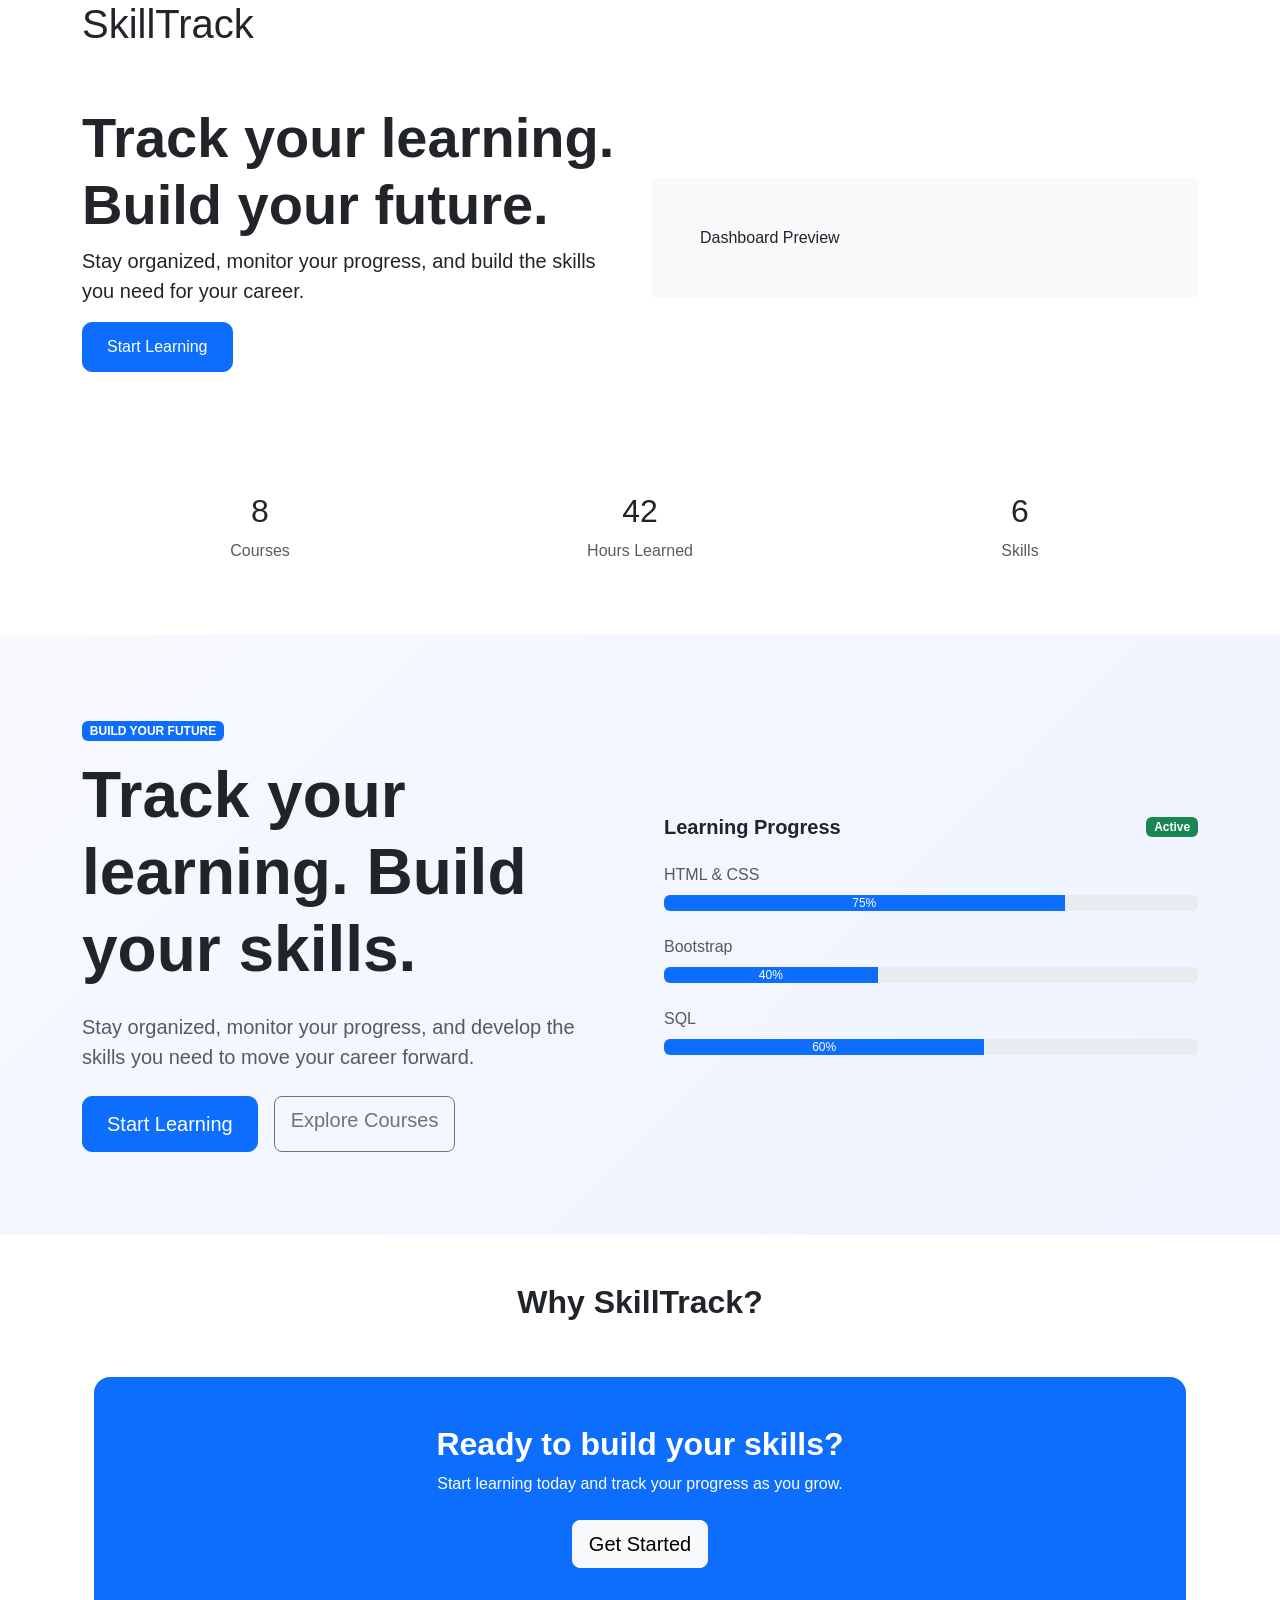
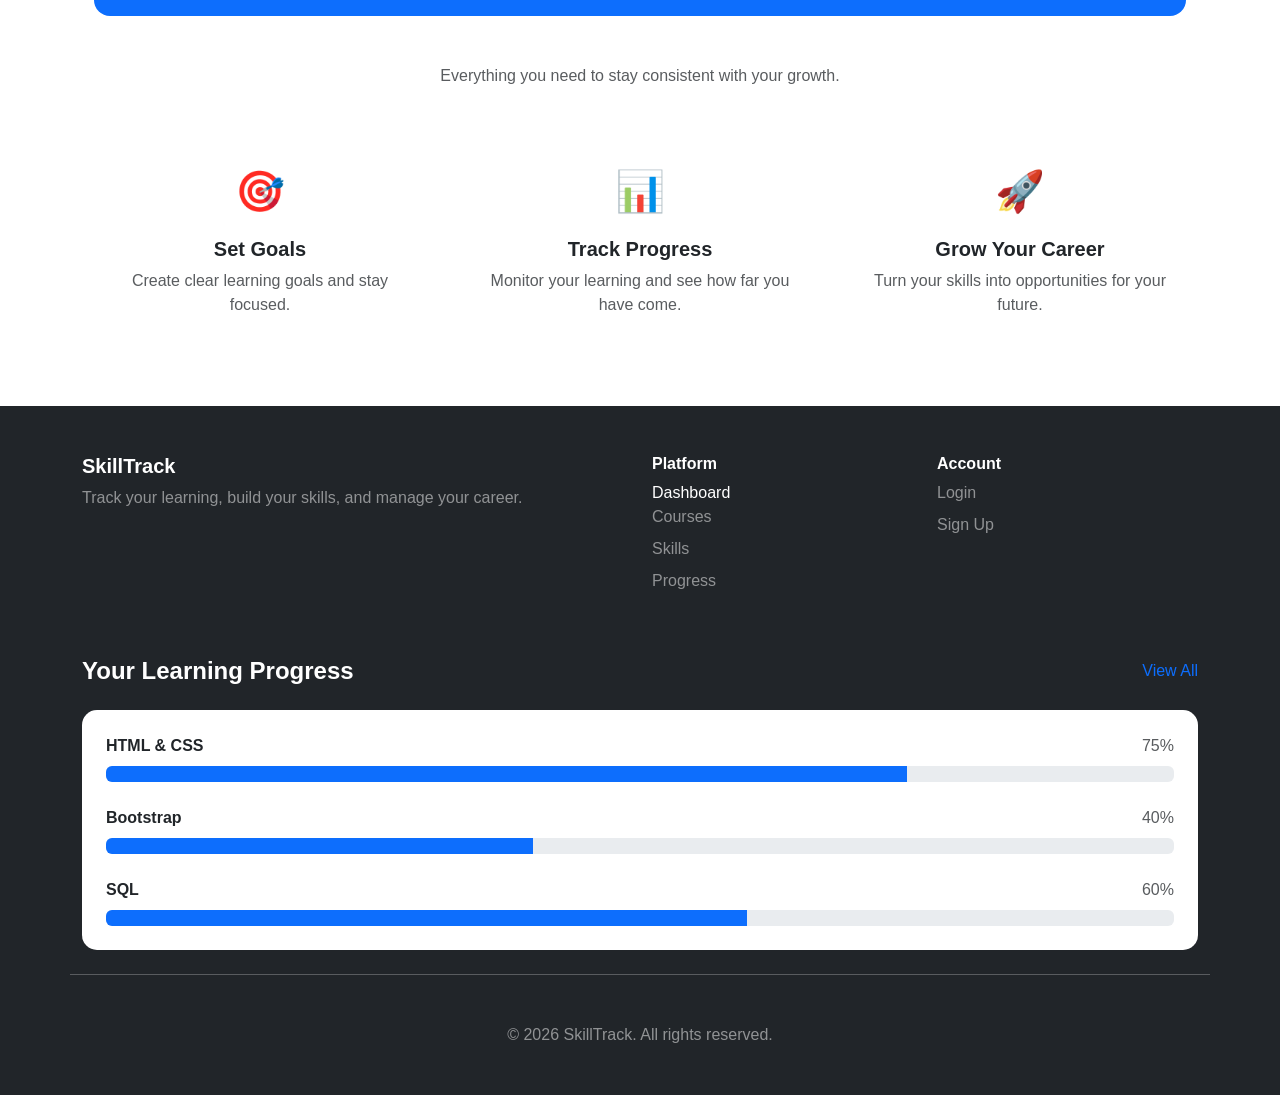
<file: index.html>
<!DOCTYPE html>
<html>
<head>
	<meta charset="utf-8">
	<meta name="viewport" content="width=device-width, initial-scale=1">
	<title>skilltrack</title>
	<link href="https://cdn.jsdelivr.net/npm/bootstrap@5.3.8/dist/css/bootstrap.min.css" rel="stylesheet" integrity="sha384-sRIl4kxILFvY47J16cr9ZwB07vP4J8+LH7qKQnuqkuIAvNWLzeN8tE5YBujZqJLB" crossorigin="anonymous">
    <link rel="stylesheet" type="text/css" href="style.css">
</head>
	 <div class="container">
         <h1>SkillTrack</h1>
    </div>

    <section class="py-5">

    <div class="container">

        <div class="row align-items-center">

            <div class="col-md-6">

                <h1 class="display-4 fw-bold">
                    Track your learning.
                    Build your future.
                </h1>

                <p class="lead">
                    Stay organized, monitor your progress,
                    and build the skills you need for your career.
                </p>

                <button class="btn btn-primary">
                    Start Learning
                </button>

            </div>

            <div class="col-md-6">

                <div class="bg-light p-5 rounded">
                    Dashboard Preview
                </div>

            </div>

        </div>

    </div>

</section>
</head>
<body>
    
	 <main>

        <section>
            <section class="py-5">

    <div class="container">

        <div class="row g-4">

            <div class="col-md-4">

                <div class="card text-center p-4">
                    <h2>8</h2>
                    <p class="text-muted mb-0">Courses</p>
                </div>

            </div>


            <div class="col-md-4">

                <div class="card text-center p-4">
                    <h2>42</h2>
                    <p class="text-muted mb-0">Hours Learned</p>
                </div>

            </div>


            <div class="col-md-4">

                <div class="card text-center p-4">
                    <h2>6</h2>
                    <p class="text-muted mb-0">Skills</p>
                </div>

            </div>

        </div>

    </div>

</section>


        <section>
            <section class="hero py-5">

    <div class="container">

        <div class="row align-items-center g-5">

            <div class="col-lg-6">

                <span class="badge text-bg-primary mb-3">
                    BUILD YOUR FUTURE
                </span>

                <h1 class="display-3 fw-bold">
                    Track your learning.
                    Build your skills.
                </h1>

                <p class="lead text-muted my-4">
                    Stay organized, monitor your progress,
                    and develop the skills you need to move
                    your career forward.
                </p>

                <div class="d-flex gap-3">

                    <a href="#" class="btn btn-primary btn-lg">
                        Start Learning
                    </a>

                    <a href="#" class="btn btn-outline-secondary btn-lg">
                        Explore Courses
                    </a>

                </div>

            </div>


            <div class="col-lg-6">

                <div class="hero-preview">

                    <div class="d-flex justify-content-between align-items-center mb-4">

                        <h2 class="h5 fw-bold mb-0">
                            Learning Progress
                        </h2>

                        <span class="badge text-bg-success">
                            Active
                        </span>

                    </div>


                    <p class="text-muted mb-2">
                        HTML & CSS
                    </p>

                    <div class="progress mb-4">

                        <div 
                            class="progress-bar" 
                            style="width: 75%;">
                            75%
                        </div>

                    </div>


                    <p class="text-muted mb-2">
                        Bootstrap
                    </p>

                    <div class="progress mb-4">

                        <div 
                            class="progress-bar" 
                            style="width: 40%;">
                            40%
                        </div>

                    </div>


                    <p class="text-muted mb-2">
                        SQL
                    </p>

                    <div class="progress">

                        <div 
                            class="progress-bar" 
                            style="width: 60%;">
                            60%
                        </div>

                    </div>

                </div>

            </div>

        </div>

    </div>

</section>

</section>

        </section>

        <section>

        </section>

    </main>
    <section class="py-5">

    <div class="container">

        <div class="text-center mb-5">

            <h2 class="fw-bold">
                Why SkillTrack?
            </h2><section class="py-5">

    <div class="container">

        <div class="text-center bg-primary text-white p-5 rounded-4">

            <h2 class="fw-bold">
                Ready to build your skills?
            </h2>

            <p class="mb-4">
                Start learning today and track your progress as you grow.
            </p>

            <a href="#" class="btn btn-light btn-lg">
                Get Started
            </a>

        </div>

    </div>

</section>

            <p class="text-muted">
                Everything you need to stay consistent with your growth.
            </p>

        </div>


        <div class="row g-4">

            <div class="col-md-6 col-lg-4">

                <div class="card h-100 text-center">

                    <div class="card-body">

                        <div class="fs-1 mb-3">
                            🎯
                        </div>

                        <h3 class="h5 fw-bold">
                            Set Goals
                        </h3>

                        <p class="text-muted">
                            Create clear learning goals and stay focused.
                        </p>

                    </div>

                </div>

            </div>


            <div class="col-md-6 col-lg-4">

                <div class="card h-100 text-center">

                    <div class="card-body">

                        <div class="fs-1 mb-3">
                            📊
                        </div>

                        <h3 class="h5 fw-bold">
                            Track Progress
                        </h3>

                        <p class="text-muted">
                            Monitor your learning and see how far you have come.
                        </p>

                    </div>

                </div>

            </div>


            <div class="col-md-6 col-lg-4">

                <div class="card h-100 text-center">

                    <div class="card-body">

                        <div class="fs-1 mb-3">
                            🚀
                        </div>

                        <h3 class="h5 fw-bold">
                            Grow Your Career
                        </h3>

                        <p class="text-muted">
                            Turn your skills into opportunities for your future.
                        </p>

                    </div>

                </div>

            </div>

        </div>

    </div>

</section>

        <footer class="bg-dark text-white py-5">

    <div class="container">

        <div class="row g-4">

            <div class="col-md-6">

                <h2 class="h5 fw-bold">
                    SkillTrack
                </h2>

                <p class="text-white-50">
                    Track your learning, build your skills,
                    and manage your career.
                </p>

            </div>


            <div class="col-md-3">

                <h3 class="h6 fw-bold">
                    Platform
                </h3>

                <ul class="list-unstyled">
                    <li class="nav-item">
    <a class="nav-link" href="dashboard.html">
        Dashboard
    </a>
</li>

                    <li class="mb-2">
                        <a href="#" class="text-white-50 text-decoration-none">
                            Courses
                        </a>
                    </li>

                    <li class="mb-2">
                        <a href="#" class="text-white-50 text-decoration-none">
                            Skills
                        </a>
                    </li>

                    <li>
                        <a href="#" class="text-white-50 text-decoration-none">
                            Progress
                        </a>
                    </li>

                </ul>


            </div>


            <div class="col-md-3">

                <h3 class="h6 fw-bold">
                    Account
                </h3>

                <ul class="list-unstyled">

                    <li class="mb-2">
                        <a href="login.html" class="text-white-50 text-decoration-none">
                            Login
                        </a>
                    </li>

                    <li>
                        <a href="signup.html" class="text-white-50 text-decoration-none">
                            Sign Up
                        </a>
                    </li>

                </ul>

            </div>
            <div class="mt-5">

    <div class="d-flex justify-content-between align-items-center mb-4">

        <h2 class="h4 fw-bold mb-0">
            Your Learning Progress
        </h2>

        <a href="#" class="text-decoration-none">
            View All
        </a>

    </div>


    <div class="card">

        <div class="card-body p-4">

            <div class="mb-4">

                <div class="d-flex justify-content-between mb-2">

                    <span class="fw-semibold">
                        HTML & CSS
                    </span>

                    <span class="text-muted">
                        75%
                    </span>

                </div>

                <div class="progress">

                    <div 
                        class="progress-bar" 
                        style="width: 75%;">
                    </div>

                </div>

            </div>


            <div class="mb-4">

                <div class="d-flex justify-content-between mb-2">

                    <span class="fw-semibold">
                        Bootstrap
                    </span>

                    <span class="text-muted">
                        40%
                    </span>

                </div>

                <div class="progress">

                    <div 
                        class="progress-bar" 
                        style="width: 40%;">
                    </div>

                </div>

            </div>


            <div>

                <div class="d-flex justify-content-between mb-2">

                    <span class="fw-semibold">
                        SQL
                    </span>

                    <span class="text-muted">
                        60%
                    </span>

                </div>

                <div class="progress">

                    <div 
                        class="progress-bar" 
                        style="width: 60%;">
                    </div>

                </div>

            </div>

        </div>

    </div>

</div>



        <hr class="my-4">


        <p class="text-white-50 mb-0 text-center">
            © 2026 SkillTrack. All rights reserved.
        </p>

    </div>

</footer>



</body>
</html>
</file>
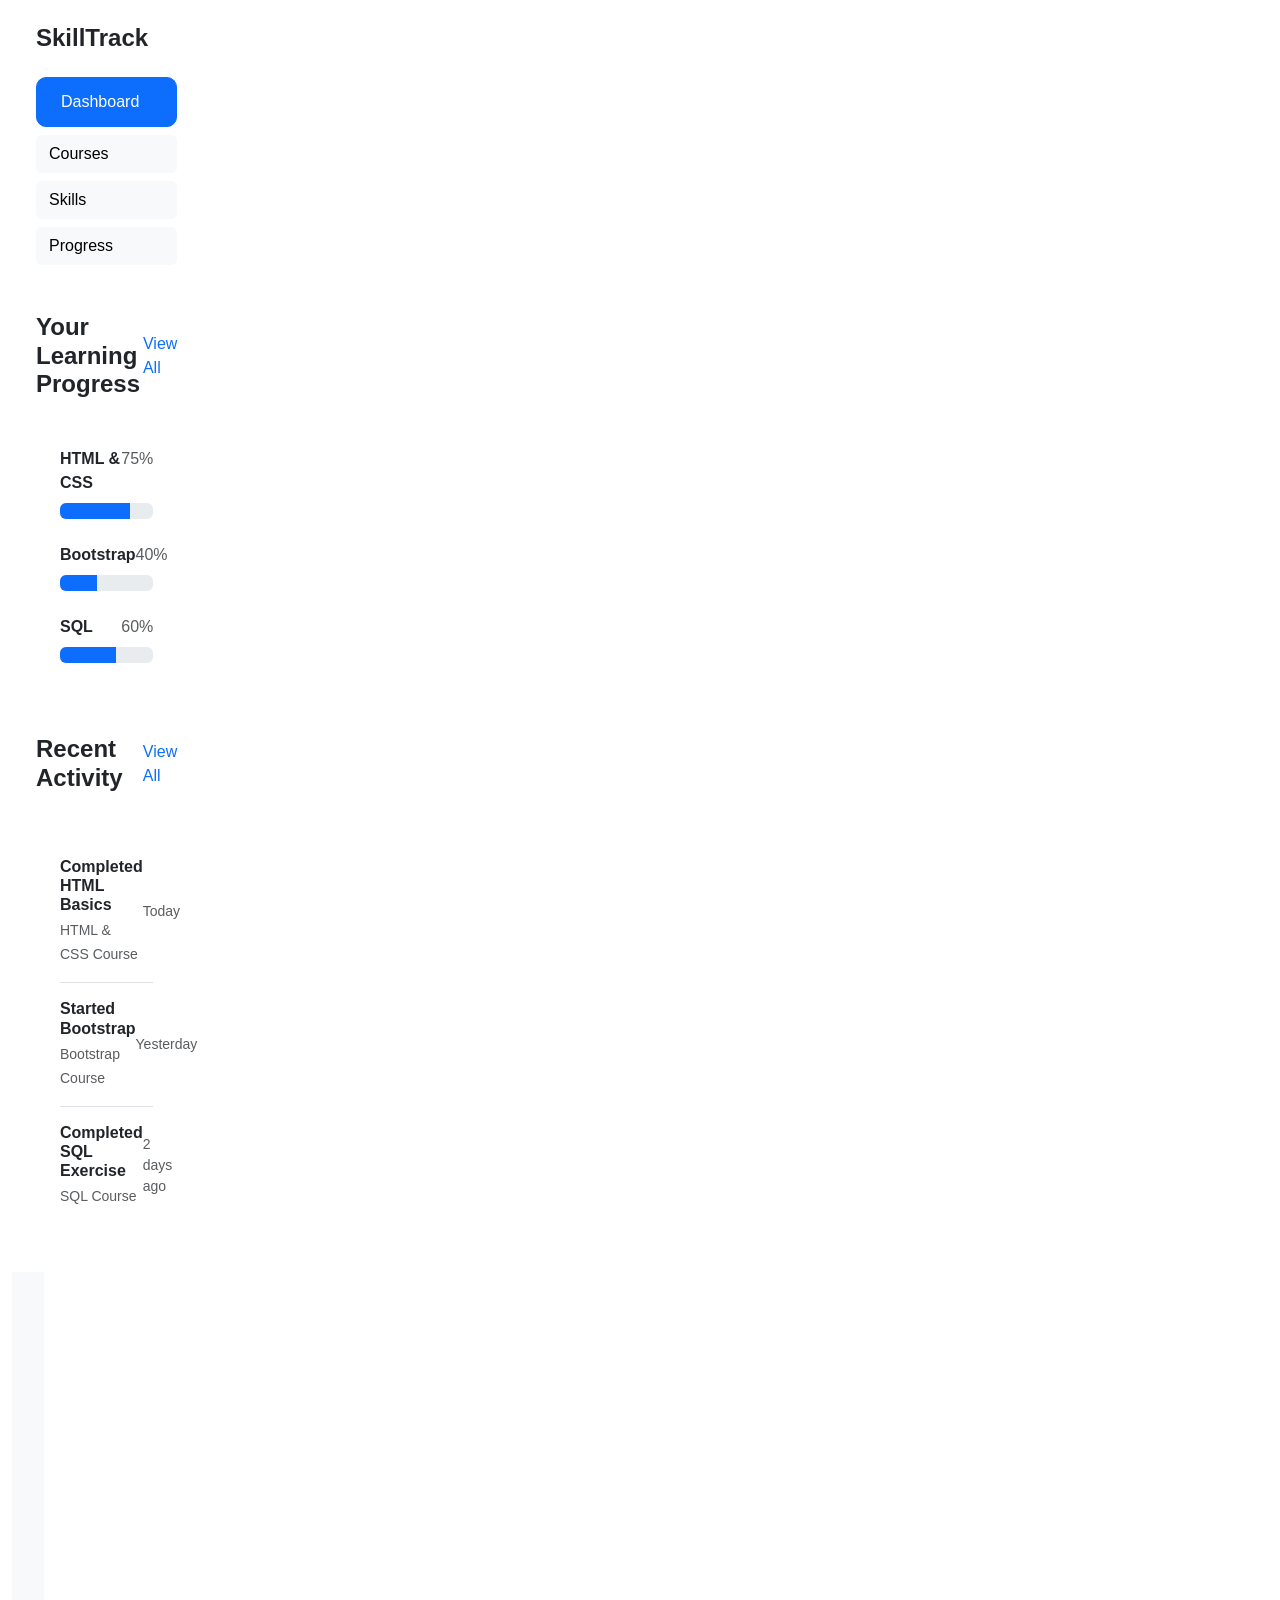
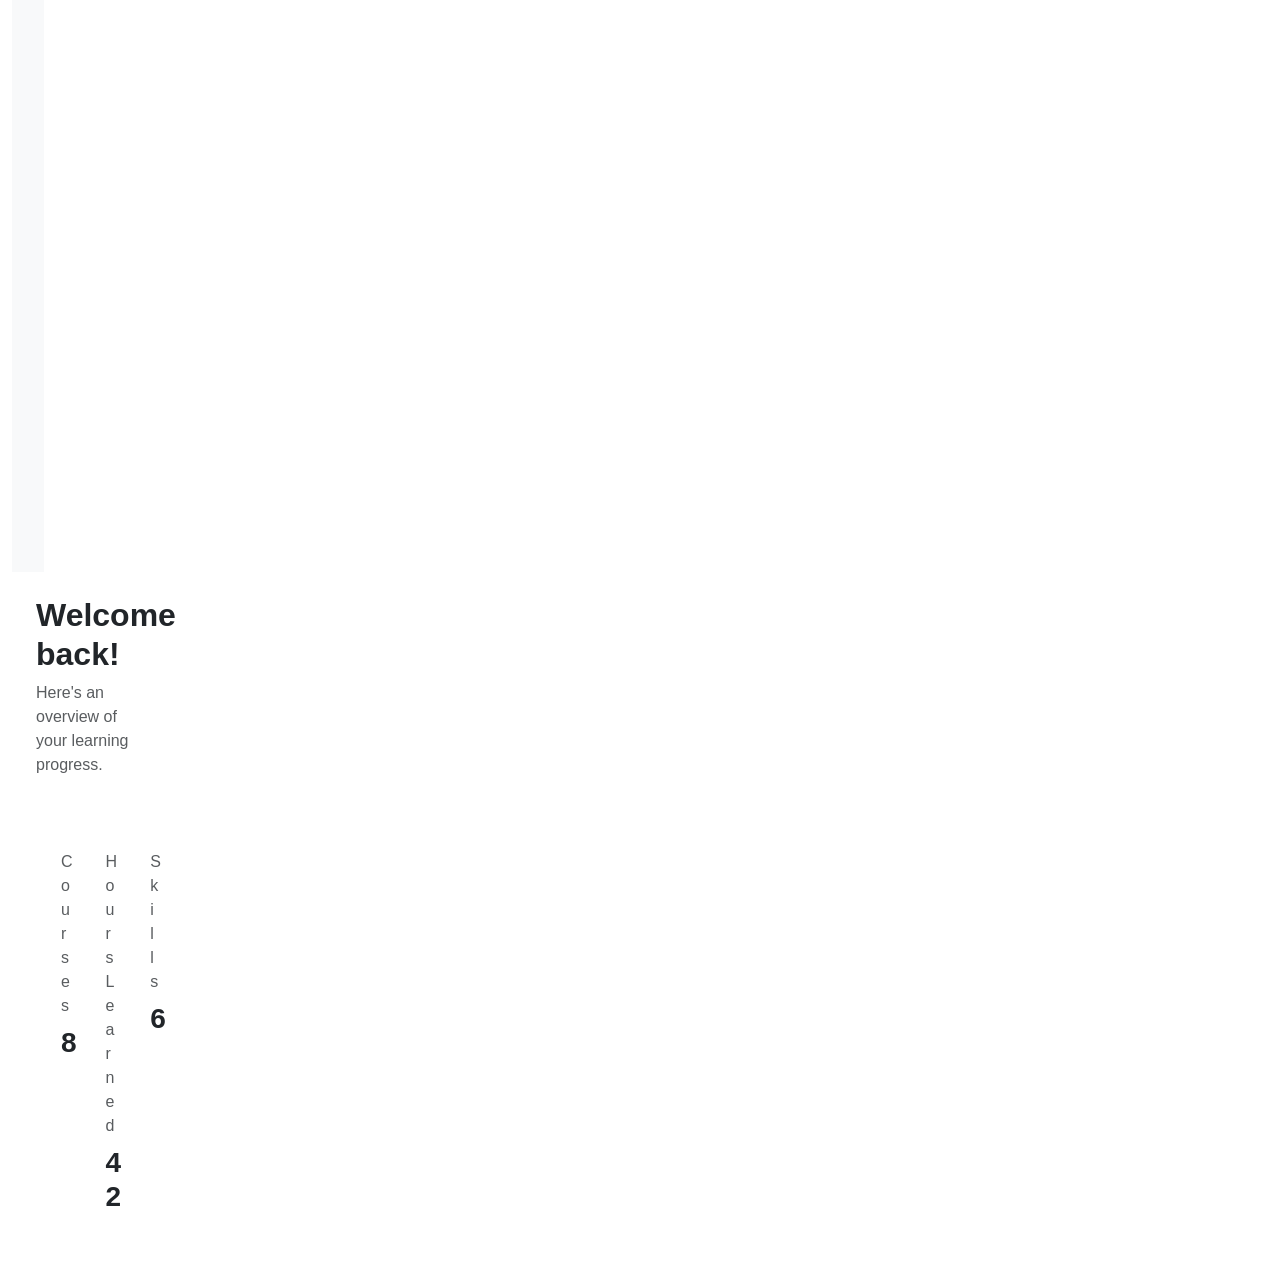
<file: dashboard.html>
<!DOCTYPE html>
<html lang="en">

<head>

    <meta charset="UTF-8">

    <meta 
        name="viewport" 
        content="width=device-width, initial-scale=1.0">

    <title>Dashboard | SkillTrack</title>

    <link 
        href="https://cdn.jsdelivr.net/npm/bootstrap@5.3.3/dist/css/bootstrap.min.css" 
        rel="stylesheet">

    <link rel="stylesheet" href="style.css">

</head>

<body>
    <div class="container-fluid">

    <div class="row">

        <aside class="col-lg-3 col-xl-2">
            
            <div class="p-4">

    <h1 class="h4 fw-bold mb-4">
        SkillTrack
    </h1>

    <nav>

        <ul class="list-unstyled">

            <li class="mb-2">
                <a href="dashboard.html"
                   class="btn btn-primary w-100 text-start">
                    Dashboard
                </a>
            </li>

            <li class="mb-2">
                <a href="#"
                   class="btn btn-light w-100 text-start">
                    Courses
                </a>
            </li>

            <li class="mb-2">
                <a href="#"
                   class="btn btn-light w-100 text-start">
                    Skills
                </a>
            </li>

            <li class="mb-2">
                <a href="#"
                   class="btn btn-light w-100 text-start">
                    Progress
                </a>
            </li>

        </ul>

    </nav>
    <div class="mt-5">

    <div class="d-flex justify-content-between align-items-center mb-4">

        <h2 class="h4 fw-bold mb-0">
            Your Learning Progress
        </h2>

        <a href="#" class="text-decoration-none">
            View All
        </a>

    </div>


    <div class="card">

        <div class="card-body p-4">

            <div class="mb-4">

                <div class="d-flex justify-content-between mb-2">

                    <span class="fw-semibold">
                        HTML & CSS
                    </span>

                    <span class="text-muted">
                        75%
                    </span>

                </div>

                <div class="progress">

                    <div 
                        class="progress-bar" 
                        style="width: 75%;">
                    </div>

                </div>

            </div>


            <div class="mb-4">

                <div class="d-flex justify-content-between mb-2">

                    <span class="fw-semibold">
                        Bootstrap
                    </span>

                    <span class="text-muted">
                        40%
                    </span>

                </div>

                <div class="progress">

                    <div 
                        class="progress-bar" 
                        style="width: 40%;">
                    </div>

                </div>

            </div>


            <div>

                <div class="d-flex justify-content-between mb-2">

                    <span class="fw-semibold">
                        SQL
                    </span>

                    <span class="text-muted">
                        60%
                    </span>

                </div>

                <div class="progress">

                    <div 
                        class="progress-bar" 
                        style="width: 60%;">
                    </div>

                </div>

            </div>

        </div>

    </div>

</div>
<div class="mt-5">

    <div class="d-flex justify-content-between align-items-center mb-4">

        <h2 class="h4 fw-bold mb-0">
            Recent Activity
        </h2>

        <a href="#" class="text-decoration-none">
            View All
        </a>

    </div>

    <div class="card">

        <div class="card-body p-4">

            <div class="d-flex justify-content-between align-items-center py-3 border-bottom">

                <div>
                    <h3 class="h6 fw-semibold mb-1">
                        Completed HTML Basics
                    </h3>

                    <small class="text-muted">
                        HTML & CSS Course
                    </small>
                </div>

                <small class="text-muted">
                    Today
                </small>

            </div>

            <div class="d-flex justify-content-between align-items-center py-3 border-bottom">

                <div>
                    <h3 class="h6 fw-semibold mb-1">
                        Started Bootstrap
                    </h3>

                    <small class="text-muted">
                        Bootstrap Course
                    </small>
                </div>

                <small class="text-muted">
                    Yesterday
                </small>

            </div>

            <div class="d-flex justify-content-between align-items-center py-3">

                <div>
                    <h3 class="h6 fw-semibold mb-1">
                        Completed SQL Exercise
                    </h3>

                    <small class="text-muted">
                        SQL Course
                    </small>
                </div>

                <small class="text-muted">
                    2 days ago
                </small>

            </div>

        </div>

    </div>

</div>

</div>
<aside class="col-lg-3 col-xl-2 dashboard-sidebar">

        </aside>


        <main class="col-lg-9 col-xl-10">

           <div class="p-4">

    <div class="mb-5">

        <h2 class="fw-bold">
            Welcome back!
        </h2>

        <p class="text-muted mb-0">
            Here's an overview of your learning progress.
        </p>

    </div>


    <div class="row g-4">

        <div class="col-md-4">

            <div class="card h-100">

                <div class="card-body">

                    <p class="text-muted mb-2">
                        Courses
                    </p>

                    <h3 class="fw-bold mb-0">
                        8
                    </h3>

                </div>

            </div>

        </div>


        <div class="col-md-4">

            <div class="card h-100">

                <div class="card-body">

                    <p class="text-muted mb-2">
                        Hours Learned
                    </p>

                    <h3 class="fw-bold mb-0">
                        42
                    </h3>

                </div>

            </div>

        </div>


        <div class="col-md-4">

            <div class="card h-100">

                <div class="card-body">

                    <p class="text-muted mb-2">
                        Skills
                    </p>

                    <h3 class="fw-bold mb-0">
                        6
                    </h3>

                </div>

            </div>

        </div>

    </div>

</div>

        </main>

    </div>

</div>
</body>

</html>
</file>
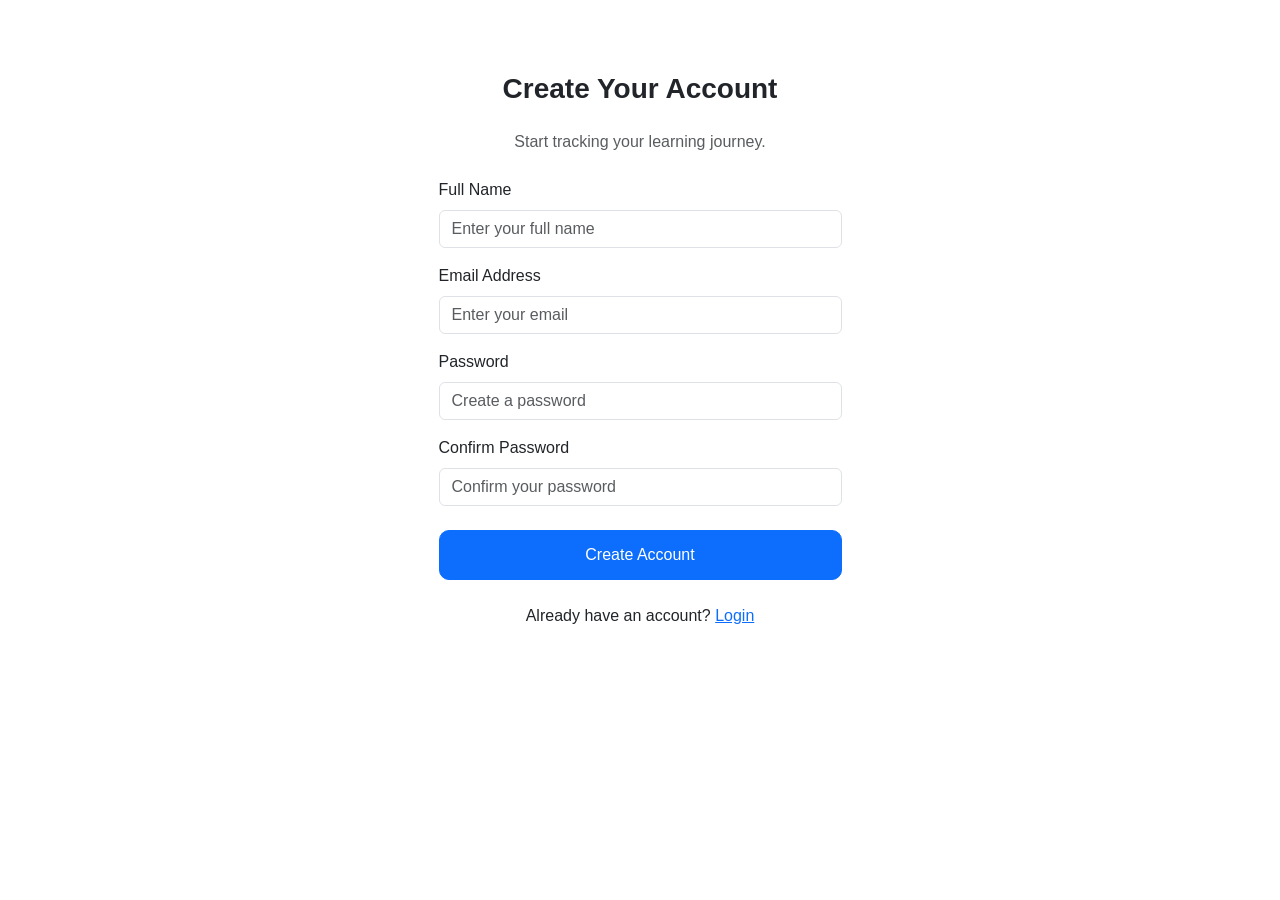
<file: signup.html>
<!DOCTYPE html>
<html lang="en">

<head>

    <meta charset="UTF-8">

    <meta name="viewport" content="width=device-width, initial-scale=1.0">

    <title>Sign Up | SkillTrack</title>

    <link 
        href="https://cdn.jsdelivr.net/npm/bootstrap@5.3.3/dist/css/bootstrap.min.css" 
        rel="stylesheet">

    <link rel="stylesheet" href="style.css">

</head>

<body>
<div class="container">

    <div class="row justify-content-center">

        <div class="col-md-6 col-lg-5">

            <div class="card mt-5">

                <div class="card-body p-4">

                    <h1 class="h3 fw-bold text-center mb-4">
                        Create Your Account
                    </h1>

                    <p class="text-muted text-center mb-4">
                        Start tracking your learning journey.
                    </p>


                    <form>

                        <div class="mb-3">

                            <label for="name" class="form-label">
                                Full Name
                            </label>

                            <input
                                type="text"
                                id="name"
                                name="name"
                                class="form-control"
                                placeholder="Enter your full name"
                                required>

                        </div>


                        <div class="mb-3">

                            <label for="email" class="form-label">
                                Email Address
                            </label>

                            <input
                                type="email"
                                id="email"
                                name="email"
                                class="form-control"
                                placeholder="Enter your email"
                                required>

                        </div>


                        <div class="mb-3">

                            <label for="password" class="form-label">
                                Password
                            </label>

                            <input
                                type="password"
                                id="password"
                                name="password"
                                class="form-control"
                                placeholder="Create a password"
                                minlength="6"
                                required>

                        </div>


                        <div class="mb-4">

                            <label for="confirm-password" class="form-label">
                                Confirm Password
                            </label>

                            <input
                                type="password"
                                id="confirm-password"
                                name="confirm-password"
                                class="form-control"
                                placeholder="Confirm your password"
                                minlength="6"
                                required>

                        </div>


                        <button
                            type="submit"
                            class="btn btn-primary w-100">
                            Create Account
                        </button>

                    </form>


                    <p class="text-center mt-4 mb-0">

                        Already have an account?

                        <a href="login.html">
                            Login
                        </a>

                    </p>

                </div>

            </div>

        </div>

    </div>

</div>
</body>

</html>
</file>
<file: style.css>
body {
    font-family: Arial, sans-serif;
}
body {
    font-family: Arial, sans-serif;
}
.card {
    border: none;
    border-radius: 15px;
    transition: transform 0.3s ease, box-shadow 0.3s ease;
}

.card:hover {
    transform: translateY(-5px);
    box-shadow: 0 10px 25px rgba(0, 0, 0, 0.08);
}
.hero {
    min-height: 600px;
    display: flex;
    align-items: center;
    background: linear-gradient(
        135deg,
        #f8f9ff,
        #eef3ff
    );
}
.btn-primary {
    padding: 12px 24px;
    border-radius: 10px;
}
.card-body {
    padding: 25px;
}
@media (max-width: 768px) {

    .hero {
        min-height: auto;
        padding-top: 60px;
        padding-bottom: 60px;
    }

}
.auth-page {
    min-height: 100vh;
    display: flex;
    align-items: center;
    background: #f8f9fa;
}
.auth-card {
    border: none;
    border-radius: 20px;
    box-shadow: 0 15px 40px rgba(0, 0, 0, 0.08);
}
.dashboard-sidebar {
    min-height: 100vh;
    background: #f8f9fa;
}
.dashboard-main {
    min-height: 100vh;
}
</file>
